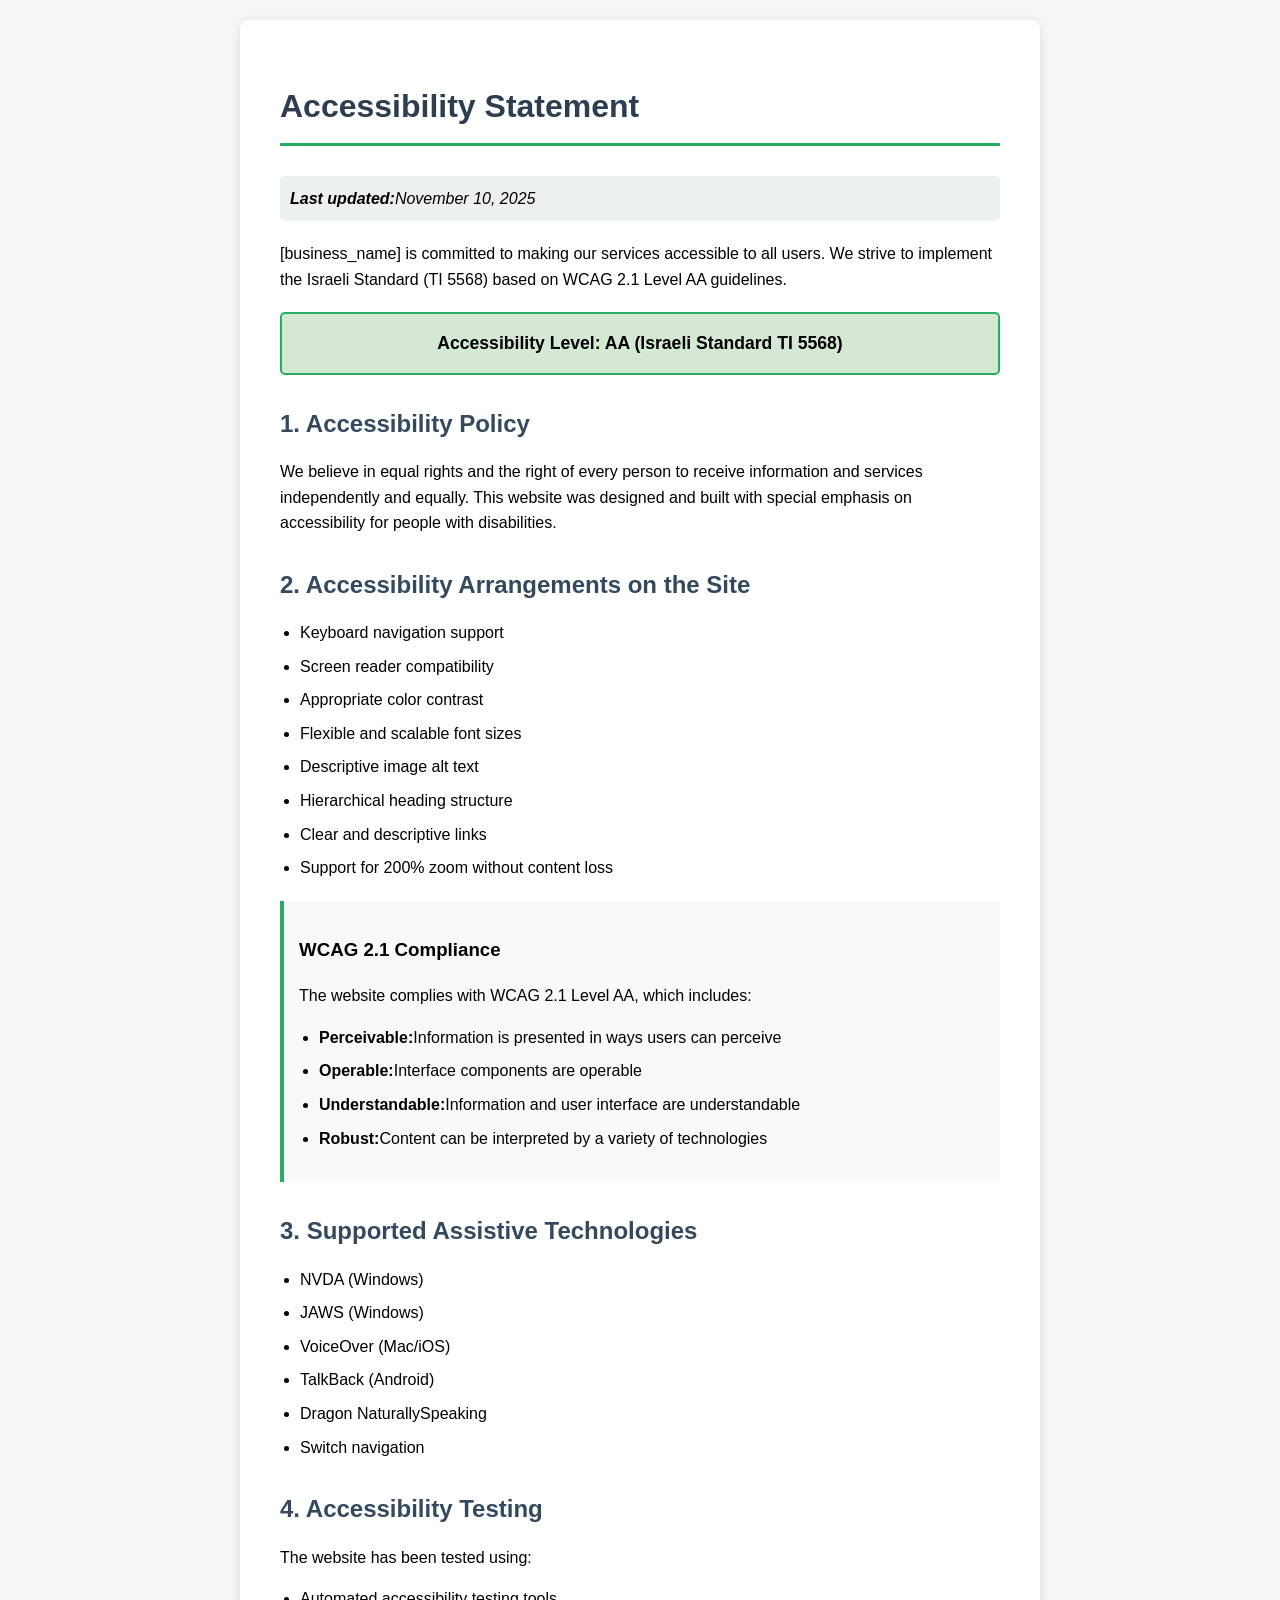
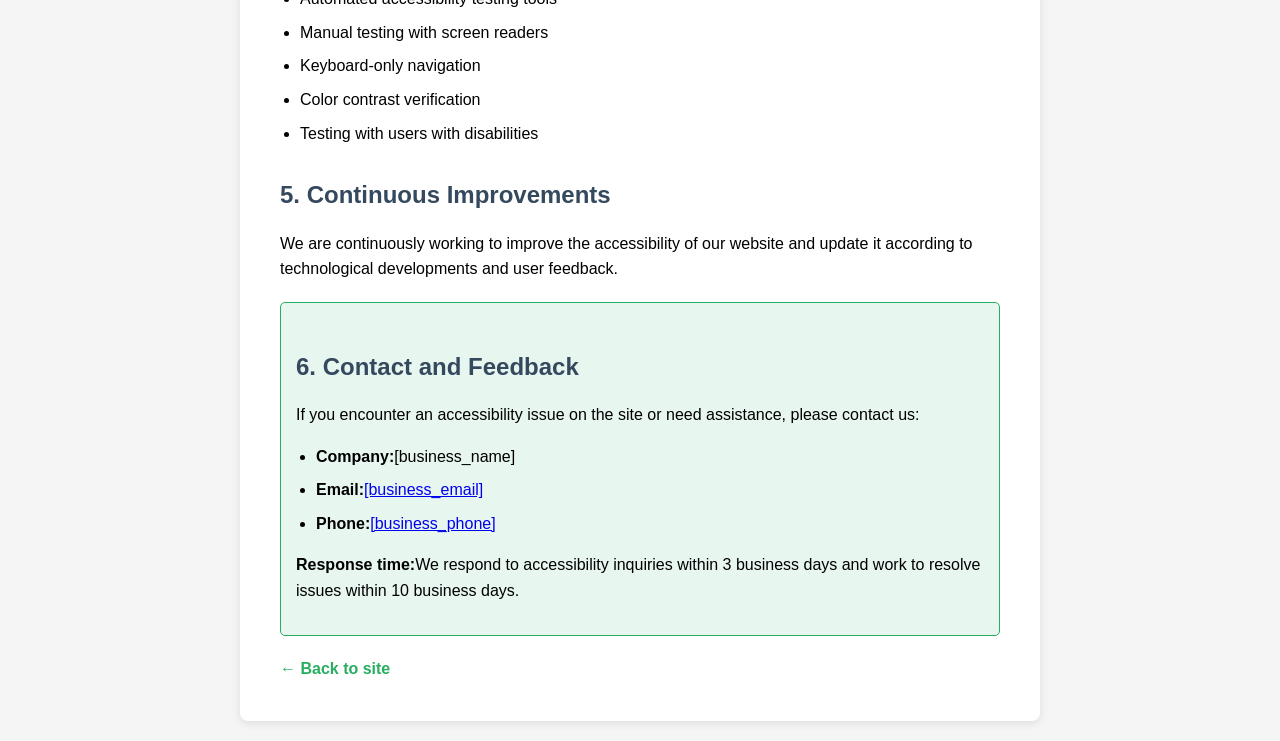
<file: public/accessibility.html>
<!doctype html><html dir="ltr" lang="en"><head><meta charset="UTF-8"><meta content="width=device-width,initial-scale=1" name="viewport"><title>Accessibility Statement - [business_name]</title><style>body{font-family:'Segoe UI',Tahoma,Geneva,Verdana,sans-serif;line-height:1.6;max-width:800px;margin:0 auto;padding:20px;background-color:#f5f5f5}.container{background:#fff;padding:40px;border-radius:8px;box-shadow:0 2px 10px rgba(0,0,0,.1)}h1{color:#2c3e50;border-bottom:3px solid #27ae60;padding-bottom:10px;margin-bottom:30px}h2{color:#34495e;margin-top:30px;margin-bottom:15px}.last-updated{background:#ecf0f1;padding:10px;border-radius:5px;margin-bottom:20px;font-style:italic}.contact-info{background:#e8f6f0;border:1px solid #27ae60;padding:15px;border-radius:5px;margin-top:20px}.compliance-level{background:#d5e8d4;border:2px solid #27ae60;padding:15px;border-radius:5px;margin:20px 0;text-align:center;font-weight:700;font-size:1.1em}ul{padding-left:20px}li{margin-bottom:8px}.back-link{display:inline-block;margin-top:20px;color:#27ae60;text-decoration:none;font-weight:700}.back-link:hover{text-decoration:underline}.wcag-info{background:#f8f9fa;border-left:4px solid #27ae60;padding:15px;margin:20px 0}</style></head><body><div class="container"><h1>Accessibility Statement</h1><div class="last-updated"><strong>Last updated:</strong>November 10, 2025</div><p>[business_name] is committed to making our services accessible to all users. We strive to implement the Israeli Standard (TI 5568) based on WCAG 2.1 Level AA guidelines.</p><div class="compliance-level">Accessibility Level: AA (Israeli Standard TI 5568)</div><h2>1. Accessibility Policy</h2><p>We believe in equal rights and the right of every person to receive information and services independently and equally. This website was designed and built with special emphasis on accessibility for people with disabilities.</p><h2>2. Accessibility Arrangements on the Site</h2><ul><li>Keyboard navigation support</li><li>Screen reader compatibility</li><li>Appropriate color contrast</li><li>Flexible and scalable font sizes</li><li>Descriptive image alt text</li><li>Hierarchical heading structure</li><li>Clear and descriptive links</li><li>Support for 200% zoom without content loss</li></ul><div class="wcag-info"><h3>WCAG 2.1 Compliance</h3><p>The website complies with WCAG 2.1 Level AA, which includes:</p><ul><li><strong>Perceivable:</strong>Information is presented in ways users can perceive</li><li><strong>Operable:</strong>Interface components are operable</li><li><strong>Understandable:</strong>Information and user interface are understandable</li><li><strong>Robust:</strong>Content can be interpreted by a variety of technologies</li></ul></div><h2>3. Supported Assistive Technologies</h2><ul><li>NVDA (Windows)</li><li>JAWS (Windows)</li><li>VoiceOver (Mac/iOS)</li><li>TalkBack (Android)</li><li>Dragon NaturallySpeaking</li><li>Switch navigation</li></ul><h2>4. Accessibility Testing</h2><p>The website has been tested using:</p><ul><li>Automated accessibility testing tools</li><li>Manual testing with screen readers</li><li>Keyboard-only navigation</li><li>Color contrast verification</li><li>Testing with users with disabilities</li></ul><h2>5. Continuous Improvements</h2><p>We are continuously working to improve the accessibility of our website and update it according to technological developments and user feedback.</p><div class="contact-info"><h2>6. Contact and Feedback</h2><p>If you encounter an accessibility issue on the site or need assistance, please contact us:</p><ul><li><strong>Company:</strong>[business_name]</li><li><strong>Email:</strong><a href="mailto:[business_email]">[business_email]</a></li><li><strong>Phone:</strong><a href="tel:[business_phone]">[business_phone]</a></li></ul><p><strong>Response time:</strong>We respond to accessibility inquiries within 3 business days and work to resolve issues within 10 business days.</p></div><a href="/" class="back-link">← Back to site</a></div></body></html>
</file>
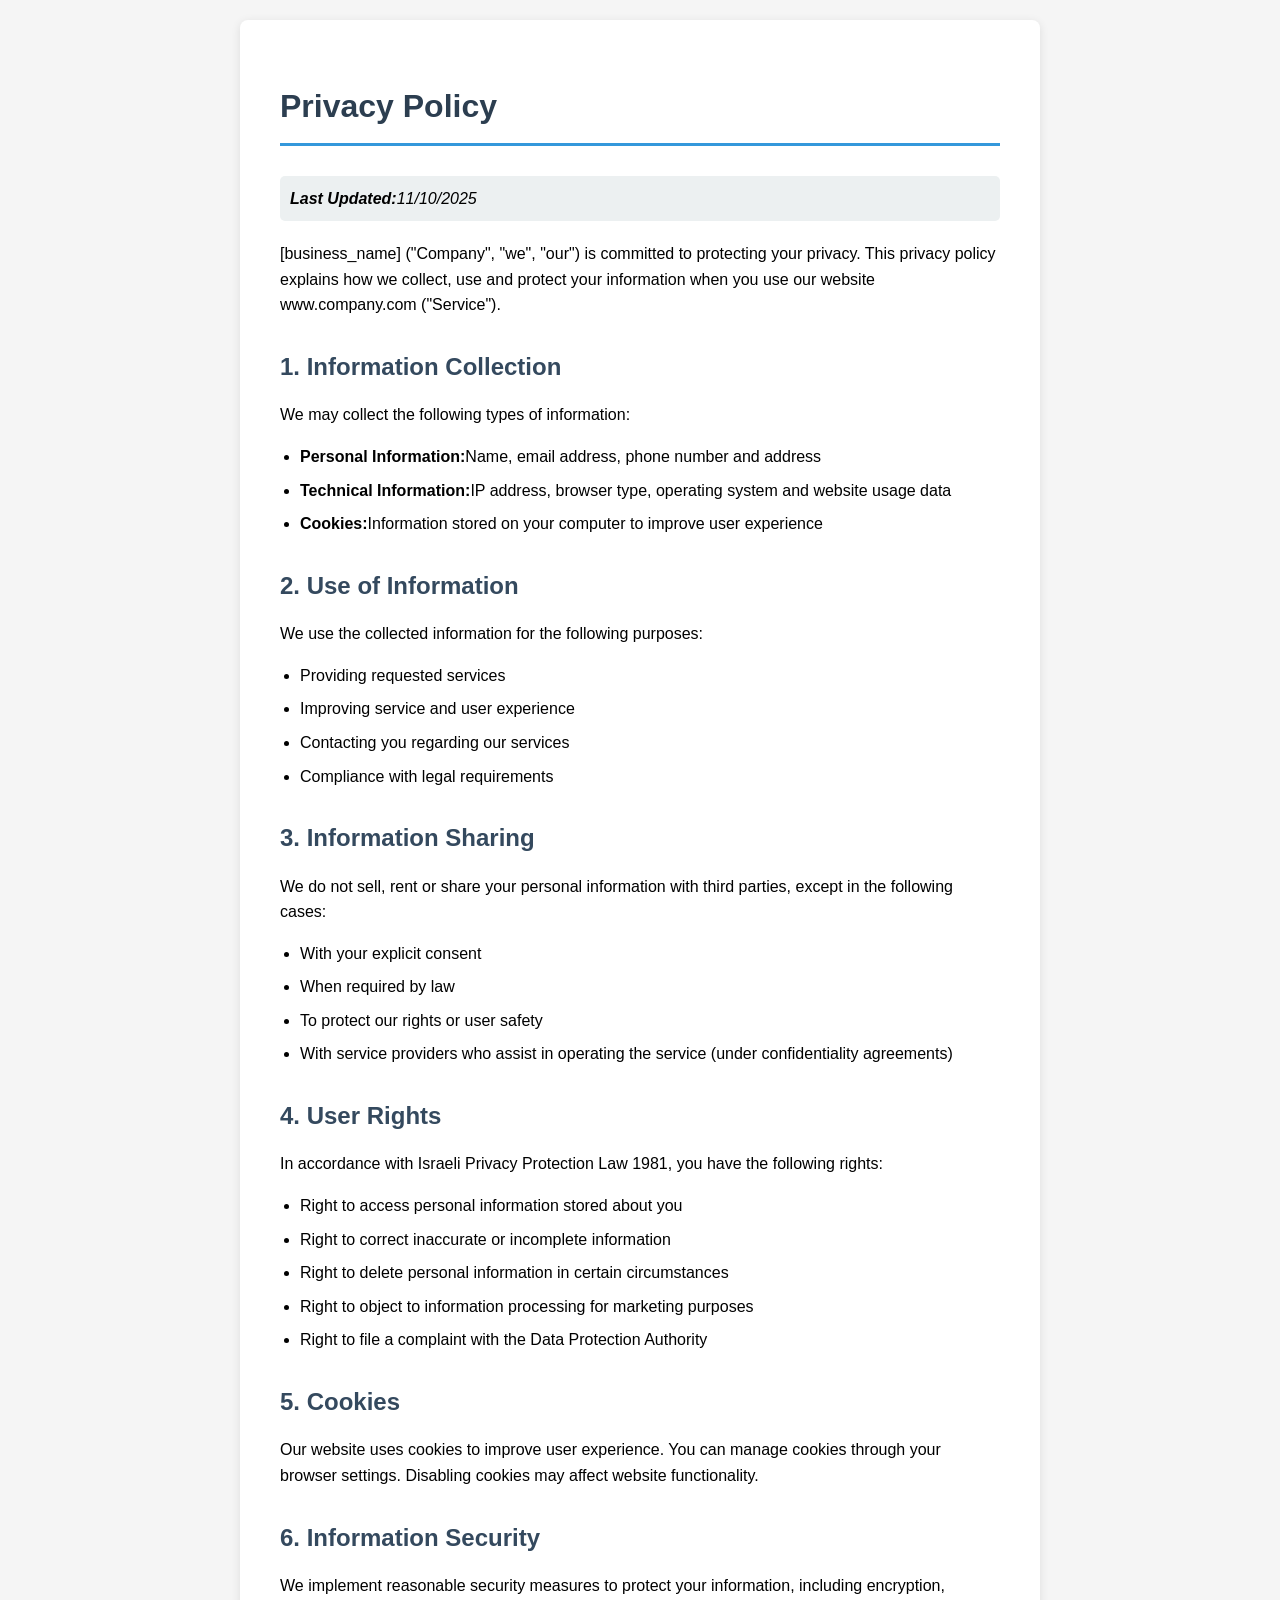
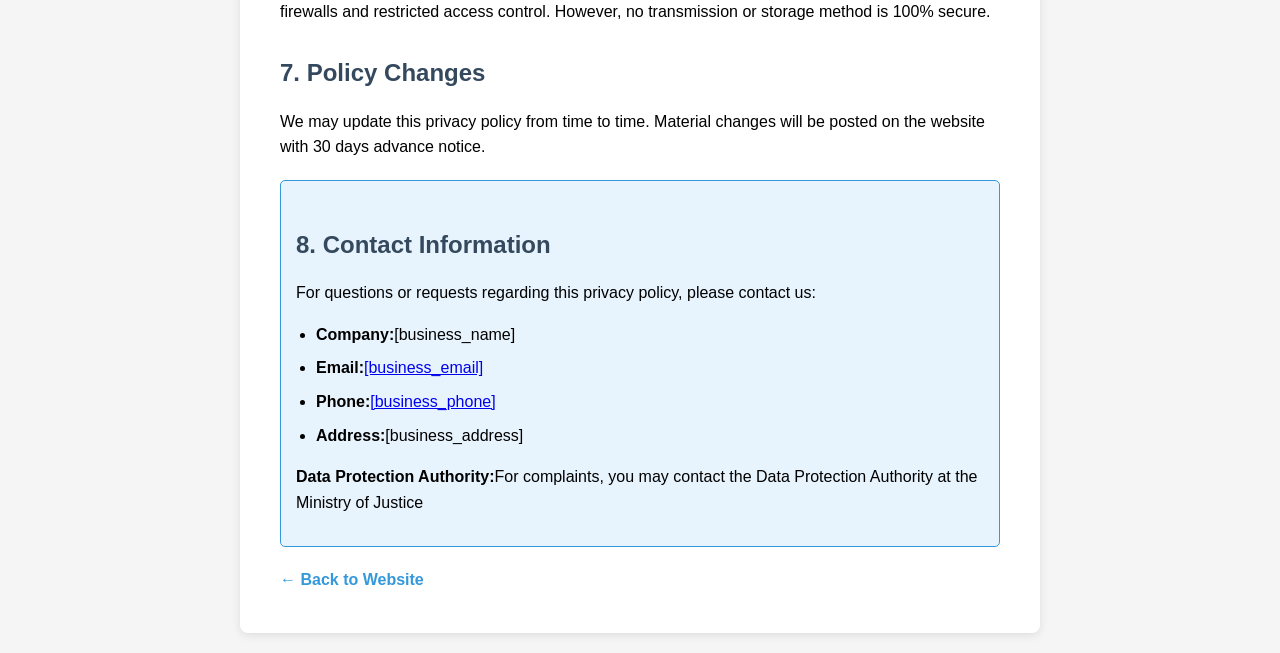
<file: public/privacy.html>
<!doctype html><html lang="en"><head><meta charset="UTF-8"><meta content="width=device-width,initial-scale=1" name="viewport"><title>Privacy Policy - [business_name]</title><style>body{font-family:'Segoe UI',Tahoma,Geneva,Verdana,sans-serif;line-height:1.6;max-width:800px;margin:0 auto;padding:20px;background-color:#f5f5f5}.container{background:#fff;padding:40px;border-radius:8px;box-shadow:0 2px 10px rgba(0,0,0,.1)}h1{color:#2c3e50;border-bottom:3px solid #3498db;padding-bottom:10px;margin-bottom:30px}h2{color:#34495e;margin-top:30px;margin-bottom:15px}.last-updated{background:#ecf0f1;padding:10px;border-radius:5px;margin-bottom:20px;font-style:italic}.contact-info{background:#e8f4fd;border:1px solid #3498db;padding:15px;border-radius:5px;margin-top:20px}ul{padding-left:20px}li{margin-bottom:8px}.back-link{display:inline-block;margin-top:20px;color:#3498db;text-decoration:none;font-weight:700}.back-link:hover{text-decoration:underline}</style></head><body><div class="container"><h1>Privacy Policy</h1><div class="last-updated"><strong>Last Updated:</strong>11/10/2025</div><p>[business_name] ("Company", "we", "our") is committed to protecting your privacy. This privacy policy explains how we collect, use and protect your information when you use our website www.company.com ("Service").</p><h2>1. Information Collection</h2><p>We may collect the following types of information:</p><ul><li><strong>Personal Information:</strong>Name, email address, phone number and address</li><li><strong>Technical Information:</strong>IP address, browser type, operating system and website usage data</li><li><strong>Cookies:</strong>Information stored on your computer to improve user experience</li></ul><h2>2. Use of Information</h2><p>We use the collected information for the following purposes:</p><ul><li>Providing requested services</li><li>Improving service and user experience</li><li>Contacting you regarding our services</li><li>Compliance with legal requirements</li></ul><h2>3. Information Sharing</h2><p>We do not sell, rent or share your personal information with third parties, except in the following cases:</p><ul><li>With your explicit consent</li><li>When required by law</li><li>To protect our rights or user safety</li><li>With service providers who assist in operating the service (under confidentiality agreements)</li></ul><h2>4. User Rights</h2><p>In accordance with Israeli Privacy Protection Law 1981, you have the following rights:</p><ul><li>Right to access personal information stored about you</li><li>Right to correct inaccurate or incomplete information</li><li>Right to delete personal information in certain circumstances</li><li>Right to object to information processing for marketing purposes</li><li>Right to file a complaint with the Data Protection Authority</li></ul><h2>5. Cookies</h2><p>Our website uses cookies to improve user experience. You can manage cookies through your browser settings. Disabling cookies may affect website functionality.</p><h2>6. Information Security</h2><p>We implement reasonable security measures to protect your information, including encryption, firewalls and restricted access control. However, no transmission or storage method is 100% secure.</p><h2>7. Policy Changes</h2><p>We may update this privacy policy from time to time. Material changes will be posted on the website with 30 days advance notice.</p><div class="contact-info"><h2>8. Contact Information</h2><p>For questions or requests regarding this privacy policy, please contact us:</p><ul><li><strong>Company:</strong>[business_name]</li><li><strong>Email:</strong><a href="mailto:[business_email]">[business_email]</a></li><li><strong>Phone:</strong><a href="tel:[business_phone]">[business_phone]</a></li><li><strong>Address:</strong>[business_address]</li></ul><p><strong>Data Protection Authority:</strong>For complaints, you may contact the Data Protection Authority at the Ministry of Justice</p></div><a href="/" class="back-link">← Back to Website</a></div></body></html>
</file>
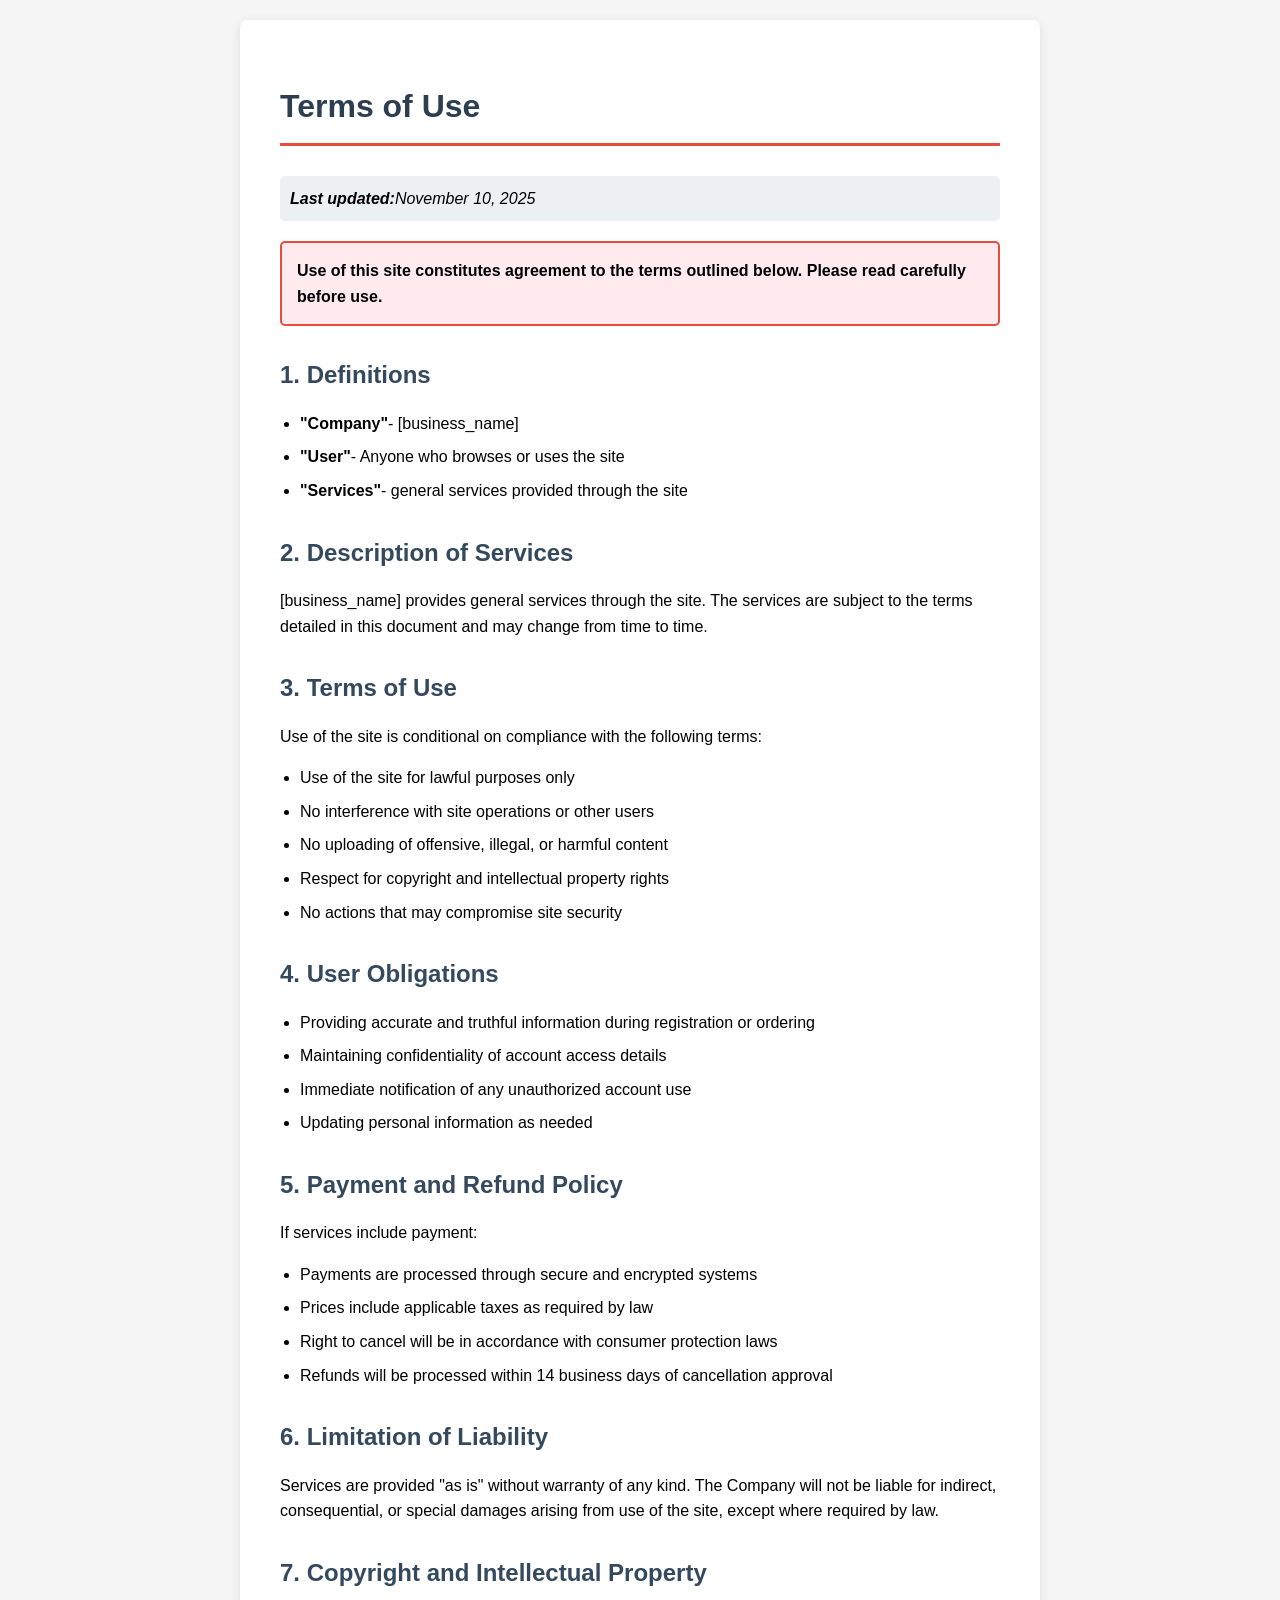
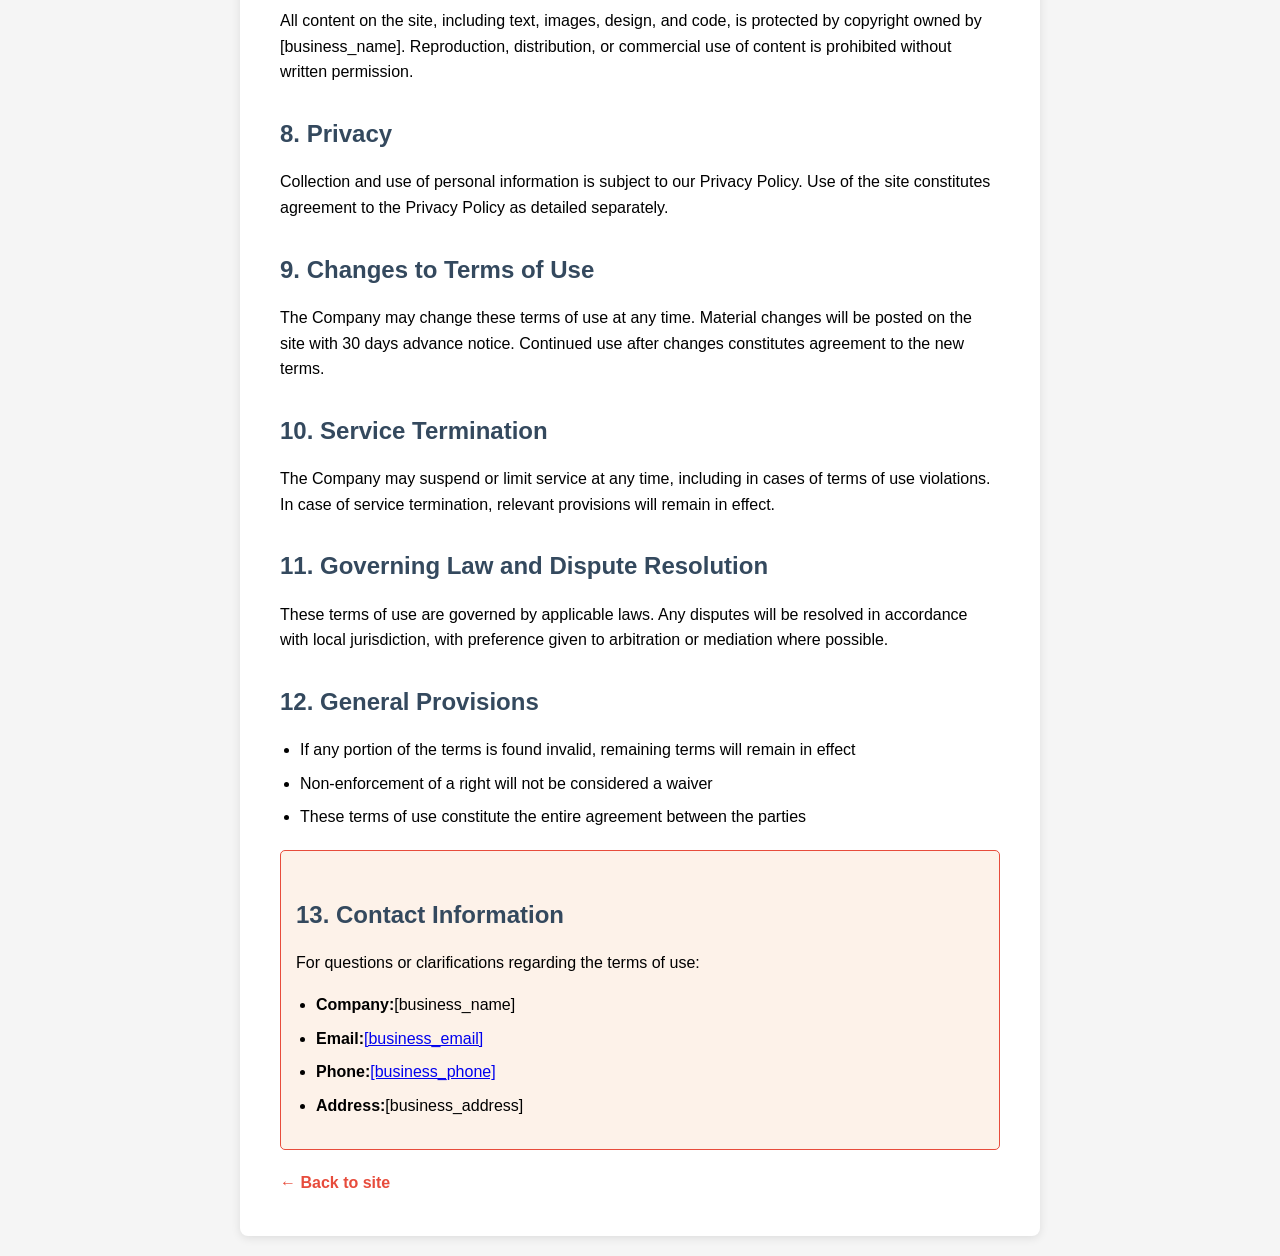
<file: public/terms.html>
<!doctype html><html dir="ltr" lang="en"><head><meta charset="UTF-8"><meta content="width=device-width,initial-scale=1" name="viewport"><title>Terms of Use - [business_name]</title><style>body{font-family:'Segoe UI',Tahoma,Geneva,Verdana,sans-serif;line-height:1.6;max-width:800px;margin:0 auto;padding:20px;background-color:#f5f5f5}.container{background:#fff;padding:40px;border-radius:8px;box-shadow:0 2px 10px rgba(0,0,0,.1)}h1{color:#2c3e50;border-bottom:3px solid #e74c3c;padding-bottom:10px;margin-bottom:30px}h2{color:#34495e;margin-top:30px;margin-bottom:15px}.last-updated{background:#ecf0f1;padding:10px;border-radius:5px;margin-bottom:20px;font-style:italic}.contact-info{background:#fdf2e9;border:1px solid #e74c3c;padding:15px;border-radius:5px;margin-top:20px}.important-notice{background:#ffebee;border:2px solid #e74c3c;padding:15px;border-radius:5px;margin:20px 0;font-weight:700}ul{padding-left:20px}li{margin-bottom:8px}.back-link{display:inline-block;margin-top:20px;color:#e74c3c;text-decoration:none;font-weight:700}.back-link:hover{text-decoration:underline}</style></head><body><div class="container"><h1>Terms of Use</h1><div class="last-updated"><strong>Last updated:</strong>November 10, 2025</div><div class="important-notice">Use of this site constitutes agreement to the terms outlined below. Please read carefully before use.</div><h2>1. Definitions</h2><ul><li><strong>"Company"</strong>- [business_name]</li><li><strong>"User"</strong>- Anyone who browses or uses the site</li><li><strong>"Services"</strong>- general services provided through the site</li></ul><h2>2. Description of Services</h2><p>[business_name] provides general services through the site. The services are subject to the terms detailed in this document and may change from time to time.</p><h2>3. Terms of Use</h2><p>Use of the site is conditional on compliance with the following terms:</p><ul><li>Use of the site for lawful purposes only</li><li>No interference with site operations or other users</li><li>No uploading of offensive, illegal, or harmful content</li><li>Respect for copyright and intellectual property rights</li><li>No actions that may compromise site security</li></ul><h2>4. User Obligations</h2><ul><li>Providing accurate and truthful information during registration or ordering</li><li>Maintaining confidentiality of account access details</li><li>Immediate notification of any unauthorized account use</li><li>Updating personal information as needed</li></ul><h2>5. Payment and Refund Policy</h2><p>If services include payment:</p><ul><li>Payments are processed through secure and encrypted systems</li><li>Prices include applicable taxes as required by law</li><li>Right to cancel will be in accordance with consumer protection laws</li><li>Refunds will be processed within 14 business days of cancellation approval</li></ul><h2>6. Limitation of Liability</h2><p>Services are provided "as is" without warranty of any kind. The Company will not be liable for indirect, consequential, or special damages arising from use of the site, except where required by law.</p><h2>7. Copyright and Intellectual Property</h2><p>All content on the site, including text, images, design, and code, is protected by copyright owned by [business_name]. Reproduction, distribution, or commercial use of content is prohibited without written permission.</p><h2>8. Privacy</h2><p>Collection and use of personal information is subject to our Privacy Policy. Use of the site constitutes agreement to the Privacy Policy as detailed separately.</p><h2>9. Changes to Terms of Use</h2><p>The Company may change these terms of use at any time. Material changes will be posted on the site with 30 days advance notice. Continued use after changes constitutes agreement to the new terms.</p><h2>10. Service Termination</h2><p>The Company may suspend or limit service at any time, including in cases of terms of use violations. In case of service termination, relevant provisions will remain in effect.</p><h2>11. Governing Law and Dispute Resolution</h2><p>These terms of use are governed by applicable laws. Any disputes will be resolved in accordance with local jurisdiction, with preference given to arbitration or mediation where possible.</p><h2>12. General Provisions</h2><ul><li>If any portion of the terms is found invalid, remaining terms will remain in effect</li><li>Non-enforcement of a right will not be considered a waiver</li><li>These terms of use constitute the entire agreement between the parties</li></ul><div class="contact-info"><h2>13. Contact Information</h2><p>For questions or clarifications regarding the terms of use:</p><ul><li><strong>Company:</strong>[business_name]</li><li><strong>Email:</strong><a href="mailto:[business_email]">[business_email]</a></li><li><strong>Phone:</strong><a href="tel:[business_phone]">[business_phone]</a></li><li><strong>Address:</strong>[business_address]</li></ul></div><a href="/" class="back-link">← Back to site</a></div></body></html>
</file>
